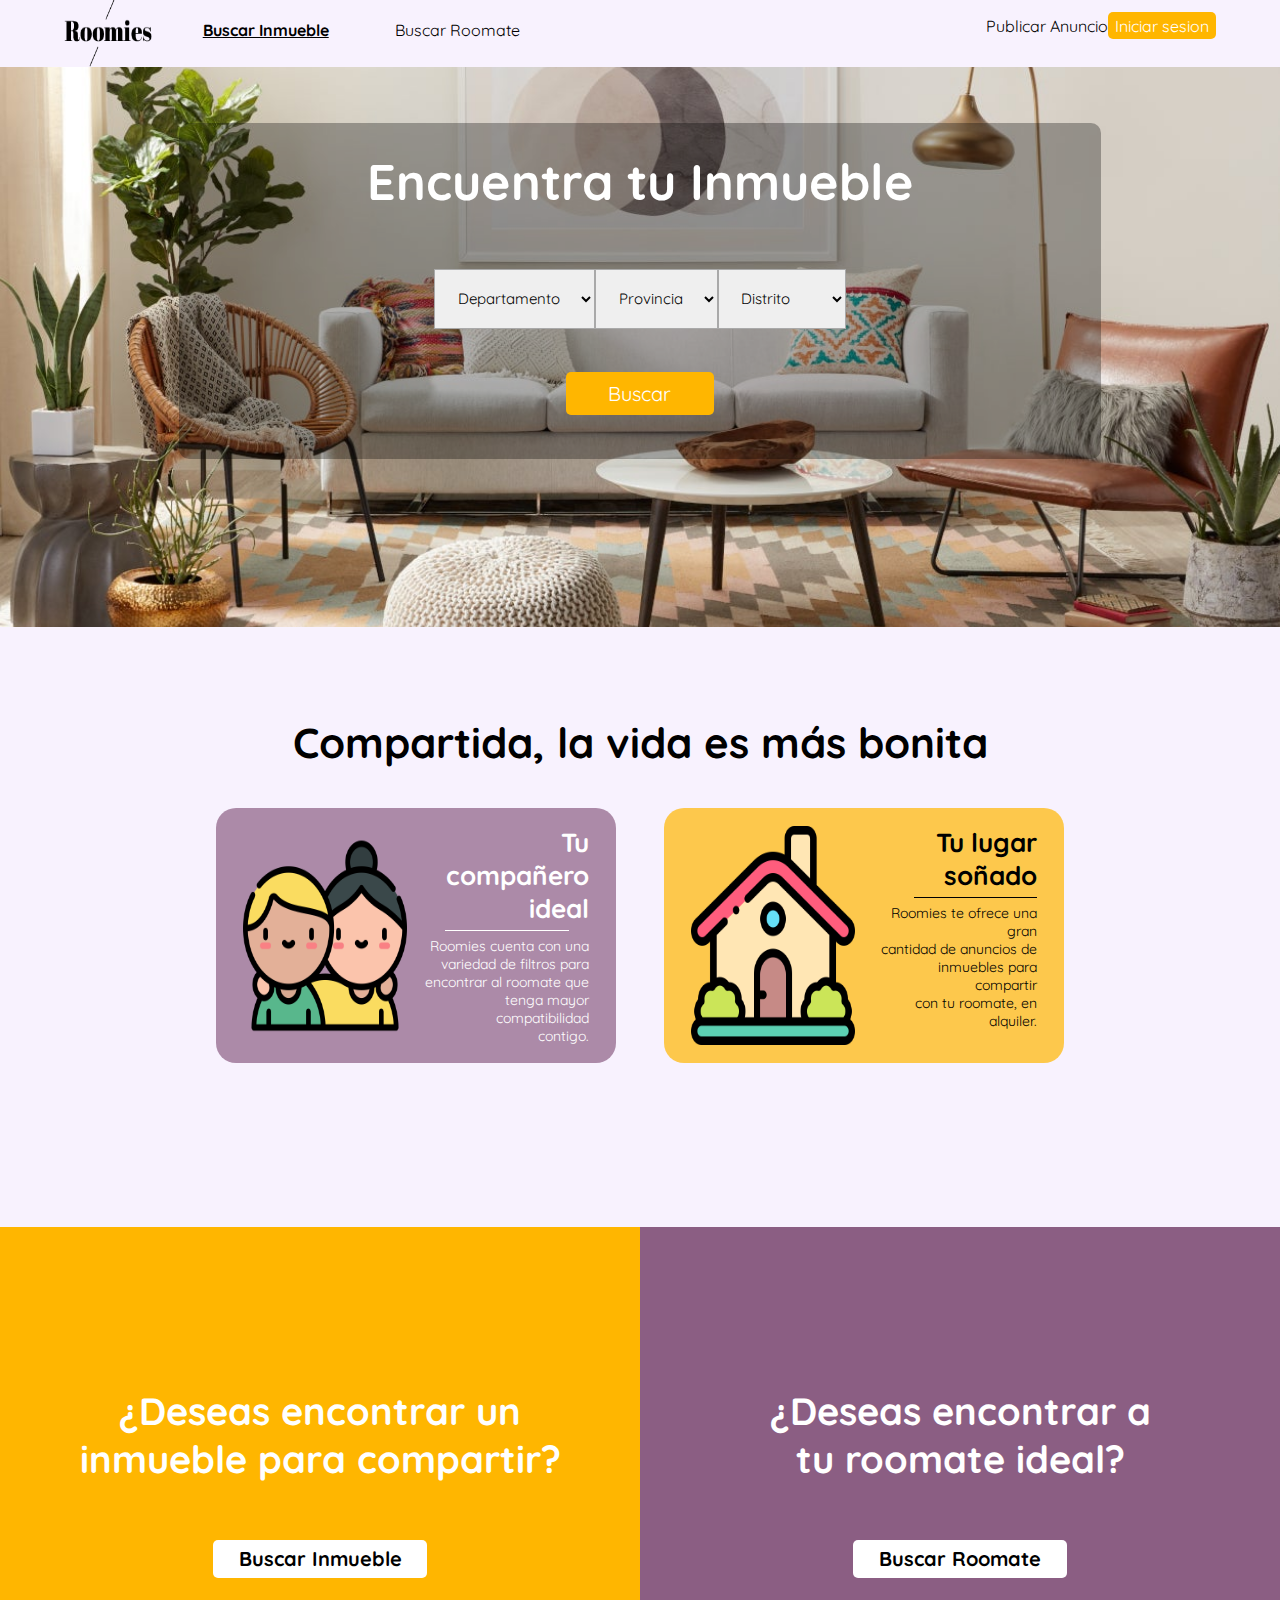
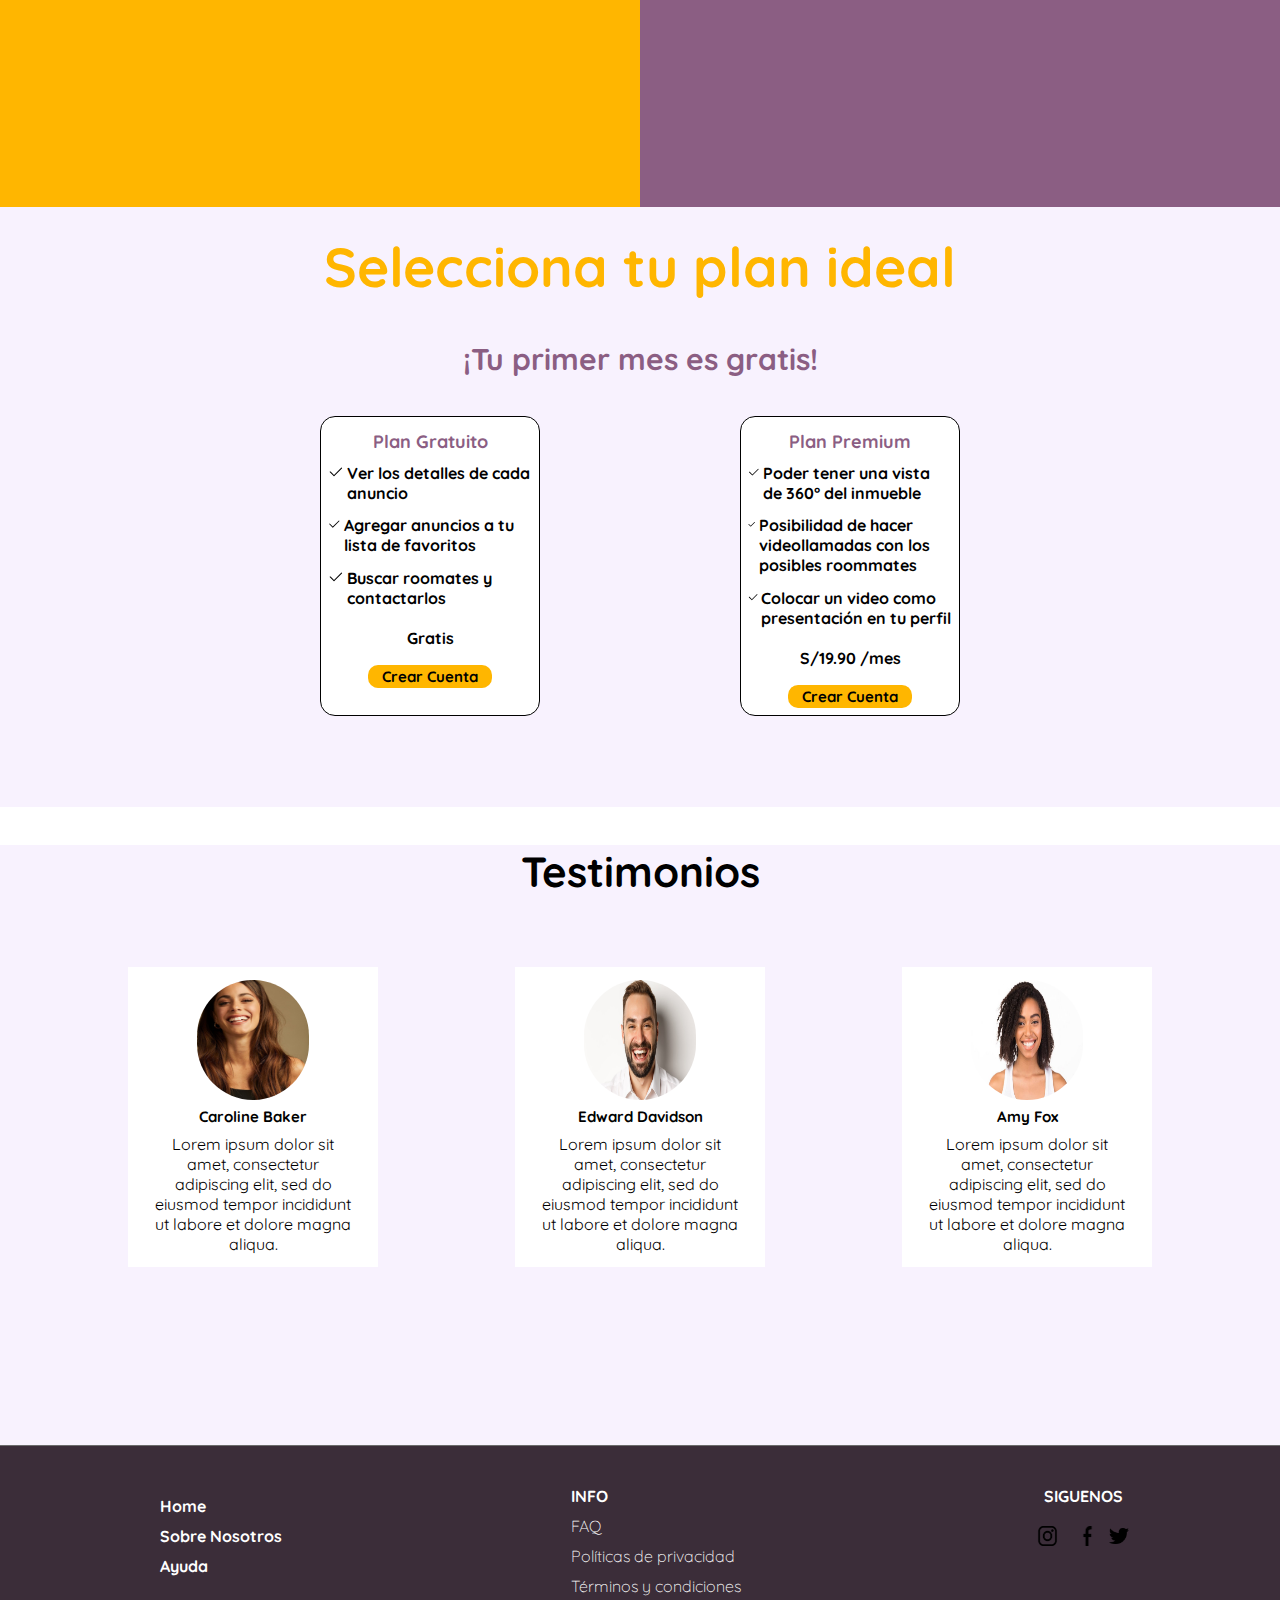
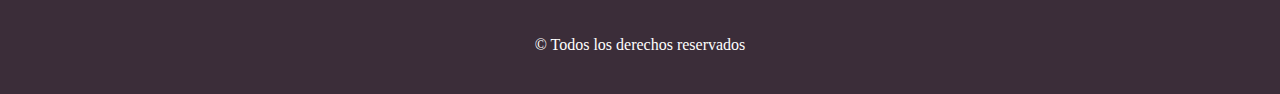
<file: index.html>
<!doctype html>
<html lang="en">
<head>
    <meta charset="UTF-8">
    <meta name="viewport"
          content="width=device-width, user-scalable=no, initial-scale=1.0, maximum-scale=1.0, minimum-scale=1.0">
    <meta http-equiv="X-UA-Compatible" content="ie=edge">
    <link rel="preconnect" href="https://fonts.gstatic.com">
    <link href="https://fonts.googleapis.com/css2?family=Quicksand:wght@300&display=swap" rel="stylesheet">
    <link rel="stylesheet" href="css/index.css">
    <title>Roomies</title>
</head>
<body>
    <header>
        <div class="contenedor">
            <div class="uppart">
                <div id="rightSpaceLogo">
                    <div>
                        <img src="img/Logo.png" alt="" width="100%" height="100%">
                    </div>
                    <div id="rightTextUp">
                        <a href="#" id="selectedPage">Buscar Inmueble</a>
                        <a href="Roommates.html">Buscar Roomate</a>
                    </div>
                </div>
                <div id="leftTextUp">
                    <a href="Advertise.html">Publicar Anuncio</a>
                    <a href="https://roomiesopensource.web.app/log-in" id="LogIn">Iniciar sesion</a>
                </div>
            </div>
        </div>
    </header>

    <section class="banner">
        <div class="contenedor">
            <div class="space"></div>
            <div class="centerBanner">
                <h1>Encuentra tu Inmueble</h1>
                <div>
                    <form>
                        <select>
                            <option value>Departamento</option>
                        </select>
                        <select>
                            <option value>Provincia</option>
                            <option >Lima</option>
                            <option >Arequipa</option>
                            <option >Ica</option>
                        </select>
                        <select>
                            <option value>Distrito</option>
                            <option >Lima</option>
                            <option >Miraflores</option>
                            <option >Surco</option>
                        </select>
                    </form>
                </div>
                <a href="https://roomiesopensource.web.app/search-property">Buscar</a>
            </div>
        </div>
    </section>

    <section class="widgets">
        <div class="contenedor">
            <h1>Compartida, la vida es más bonita</h1>
            <div>
                <div id="leftWidget" >
                    <div class="imgWidget" align="left">
                        <img src="img/friends.png" alt="" width="100%" height="100%">
                    </div>
                    <div >
                        <h1>Tu compañero ideal</h1>
                        <div class="subrayado"></div>
                        <p>Roomies cuenta con una <br>
                            variedad de filtros para <br>
                            encontrar al roomate que tenga mayor compatibilidad <br>
                            contigo.</p>
                    </div>
                </div>
                <div id="rightWidget">
                    <div class="imgWidget">
                        <img src="img/home.png" alt="" width="100%" height="100%">
                    </div>
                    <div>
                        <h1>Tu lugar soñado</h1>
                        <div class="subrayado"></div>
                        <p>Roomies te ofrece una gran <br>
                            cantidad de anuncios de <br>
                            inmuebles para compartir <br>
                            con tu roomate, en alquiler.</p>
                    </div>
                </div>
            </div>
        </div>
    </section>

    <section class="searchbutton">
        <div class="contenedor">
            <div id="leftButton">
                <div>
                    <h1>¿Deseas encontrar un <br>
                        inmueble para compartir?</h1>
                    <a href="#">Buscar Inmueble</a>
                </div>
            </div>
            <div id="rightButton">
                <div>
                    <h1>¿Deseas encontrar a <br>
                        tu roomate ideal?</h1>
                    <a href="Roommates.html">Buscar Roomate</a>
                </div>
            </div>
        </div>
    </section>

    <section class="plans">
        <div class="contenedor">
            <div>
                <h1>Selecciona tu plan ideal</h1>
                <p>¡Tu primer mes es gratis!</p>
            </div>
            <div id="typeplans">
                <div>
                    <p>Plan Gratuito</p>
                    <div>
                        <div>
                            <svg xmlns="http://www.w3.org/2000/svg" width="23" height="23" fill="currentColor" class="bi bi-check2" viewBox="0 0 16 16">
                                <path d="M13.854 3.646a.5.5 0 0 1 0 .708l-7 7a.5.5 0 0 1-.708 0l-3.5-3.5a.5.5 0 1 1 .708-.708L6.5 10.293l6.646-6.647a.5.5 0 0 1 .708 0z"/>
                            </svg>
                            <p>Ver los detalles de cada anuncio</p>
                        </div>
                        <div>
                            <svg xmlns="http://www.w3.org/2000/svg" width="23" height="23" fill="currentColor" class="bi bi-check2" viewBox="0 0 16 16">
                                <path d="M13.854 3.646a.5.5 0 0 1 0 .708l-7 7a.5.5 0 0 1-.708 0l-3.5-3.5a.5.5 0 1 1 .708-.708L6.5 10.293l6.646-6.647a.5.5 0 0 1 .708 0z"/>
                            </svg>
                            <p>Agregar anuncios a tu lista de favoritos</p>
                        </div>
                        <div>
                            <svg xmlns="http://www.w3.org/2000/svg" width="23" height="23" fill="currentColor" class="bi bi-check2" viewBox="0 0 16 16">
                                <path d="M13.854 3.646a.5.5 0 0 1 0 .708l-7 7a.5.5 0 0 1-.708 0l-3.5-3.5a.5.5 0 1 1 .708-.708L6.5 10.293l6.646-6.647a.5.5 0 0 1 .708 0z"/>
                            </svg>
                            <p>Buscar roomates y contactarlos</p>
                        </div>
                        <p>Gratis</p>
                    </div>
                    <a href="https://roomiesopensource.web.app/register">Crear Cuenta</a>
                </div>
                <div>
                    <p>Plan Premium</p>
                    <div>
                        <div>
                            <svg xmlns="http://www.w3.org/2000/svg" width="23" height="23" fill="currentColor" class="bi bi-check2" viewBox="0 0 16 16">
                                <path d="M13.854 3.646a.5.5 0 0 1 0 .708l-7 7a.5.5 0 0 1-.708 0l-3.5-3.5a.5.5 0 1 1 .708-.708L6.5 10.293l6.646-6.647a.5.5 0 0 1 .708 0z"/>
                            </svg>
                            <p>Poder tener una vista de 360° del inmueble</p>
                        </div>
                        <div>
                            <svg xmlns="http://www.w3.org/2000/svg" width="23" height="23" fill="currentColor" class="bi bi-check2" viewBox="0 0 16 16">
                                <path d="M13.854 3.646a.5.5 0 0 1 0 .708l-7 7a.5.5 0 0 1-.708 0l-3.5-3.5a.5.5 0 1 1 .708-.708L6.5 10.293l6.646-6.647a.5.5 0 0 1 .708 0z"/>
                            </svg>
                            <p>Posibilidad de hacer videollamadas con los posibles roommates</p>
                        </div>
                        <div>
                            <svg xmlns="http://www.w3.org/2000/svg" width="23" height="23" fill="currentColor" class="bi bi-check2" viewBox="0 0 16 16">
                                <path d="M13.854 3.646a.5.5 0 0 1 0 .708l-7 7a.5.5 0 0 1-.708 0l-3.5-3.5a.5.5 0 1 1 .708-.708L6.5 10.293l6.646-6.647a.5.5 0 0 1 .708 0z"/>
                            </svg>
                            <p>Colocar un video como presentación en tu perfil</p>
                        </div>
                        <p>S/19.90 /mes</p>
                    </div>
                    <a href="https://roomiesopensource.web.app/register">Crear Cuenta</a>
                </div>
            </div>
        </div>
    </section>

    <section class="testimony">
        <div class="contenedor">
            <h1>Testimonios</h1>
            <div>
            <div class="testimonyWidget">
                <img src="img/testimony1.jpg" alt="" width="45%" height="40%" >
                <h6>Caroline Baker</h6>
                <p>Lorem ipsum dolor sit amet, consectetur adipiscing elit, sed do eiusmod tempor incididunt ut labore et dolore magna aliqua.</p>
            </div>
            <div class="testimonyWidget">
                <img src="img/testimony2.jpg" alt="" width="45%" height="40%" >
                <h6>Edward Davidson</h6>
                <p>Lorem ipsum dolor sit amet, consectetur adipiscing elit, sed do eiusmod tempor incididunt ut labore et dolore magna aliqua.</p>
            </div>
            <div class="testimonyWidget">
                <img src="img/testimony3.jpg" alt="" width="45%" height="40%" >
                <h6>Amy Fox</h6>
                <p>Lorem ipsum dolor sit amet, consectetur adipiscing elit, sed do eiusmod tempor incididunt ut labore et dolore magna aliqua.</p>
            </div>
            </div>
        </div>
    </section>

    <footer>
        <div class="top_footer"></div>
        <div class="contenedor">
            <div class="center_footer">
                <div class="div-seccion-footer">
                    <a class="p-titulo-footer" href="index.html">Home</a>
                    <a class="p-titulo-footer" href="#">Sobre Nosotros</a>
                    <a class="p-titulo-footer" href="#">Ayuda</a>
                </div>
                <div class="div-seccion-footer">
                    <p class="p-titulo-footer">INFO</p>
                    <a class="p-cont-footer" href="#">FAQ</a>
                    <a class="p-cont-footer" href="#">Políticas de privacidad</a>
                    <a class="p-cont-footer" href="#">Términos y condiciones</a>
                </div>
                <div class="div-seccion-footer">
                    <p class="follow">SIGUENOS</p>
                    <div>
                        <a href="https://www.instagram.com/"><img src="img/Footer/instagram.png" alt="" width="35" height="20"></a>
                        <a href="https://www.facebook.com/"><img src="img/Footer/facebook.png" alt="" width="35" height="20"></a>
                        <a href="https://www.twitter.com/"><img src="img/Footer/twitter.png" alt="" width="20" height="20"></a>
                    </div>
                </div>
            </div>
        </div>
        <div class="bottom_footer">
            <p>&copy; Todos los derechos reservados</p>
        </div>
    </footer>

</body>
</html>
</file>
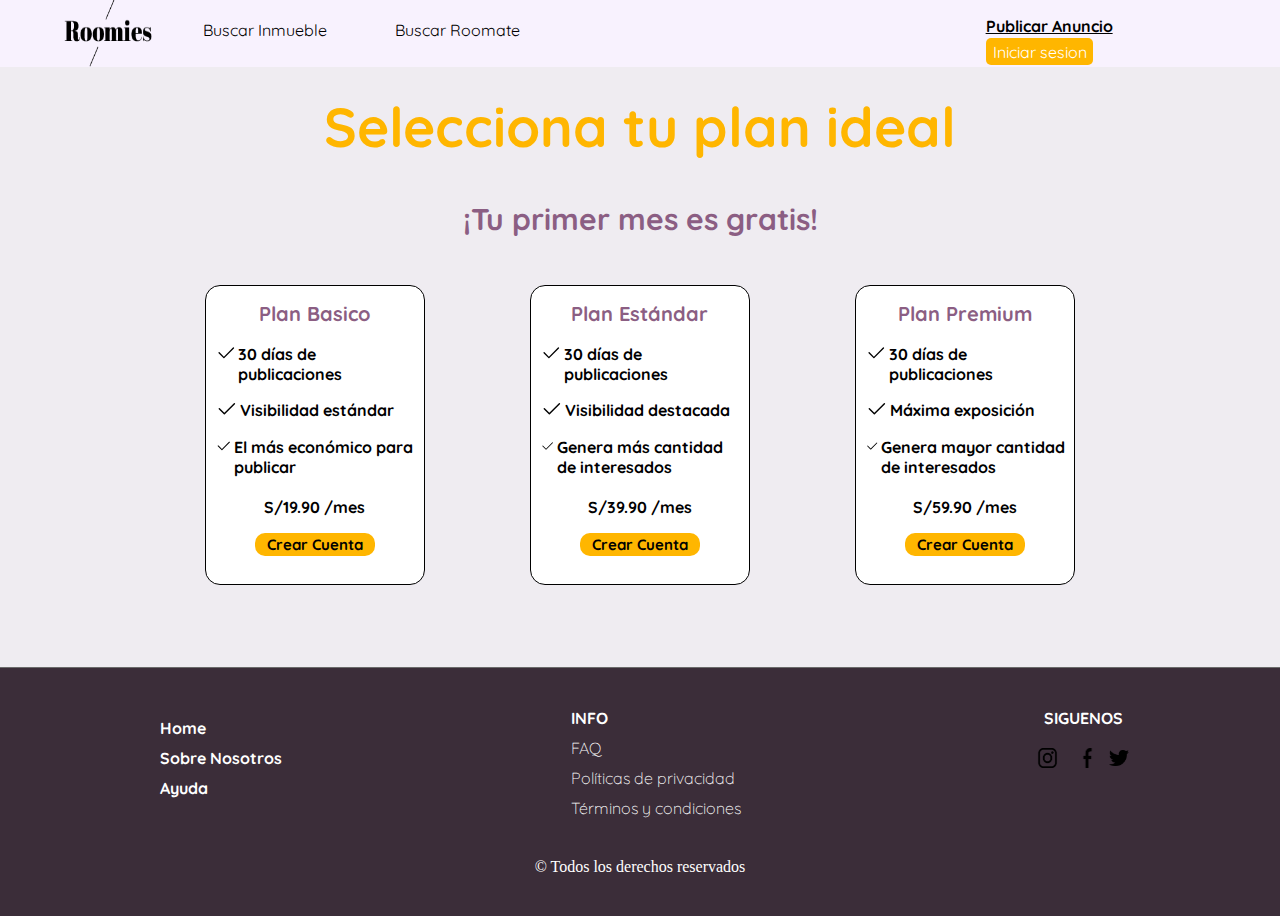
<file: Advertise.html>
<!doctype html>
<html lang="en">
<head>
  <meta charset="UTF-8">
  <meta name="viewport"
        content="width=device-width, user-scalable=no, initial-scale=1.0, maximum-scale=1.0, minimum-scale=1.0">
  <meta http-equiv="X-UA-Compatible" content="ie=edge">
  <link rel="preconnect" href="https://fonts.gstatic.com">
  <link href="https://fonts.googleapis.com/css2?family=Quicksand:wght@300&display=swap" rel="stylesheet">
  <link rel="stylesheet" href="css/Advertise.css">
  <title>Roomies</title>
</head>
<body>
<header>
  <div class="contenedor">
    <div class="uppart">
      <div id="rightSpaceLogo">
        <div>
          <img src="img/Logo.png" alt="" width="100%" height="100%">
        </div>
        <div id="rightTextUp">
          <a href="index.html" >Buscar Inmueble</a>
          <a href="Roommates.html" >Buscar Roomate</a>
        </div>
      </div>
      <div id="leftTextUp">
        <a href="#" id="selectedPage">Publicar Anuncio</a>
        <a href="https://roomiesopensource.web.app/log-in" id="LogIn">Iniciar sesion</a>
      </div>
    </div>
  </div>
</header>

<section class="plans">
  <div class="contenedor">
    <div id="titlePlans">
      <h1>Selecciona tu plan ideal</h1>
      <p>¡Tu primer mes es gratis!</p>
    </div>
    <div id="typeplans">
      <div>
        <p>Plan Basico</p>
        <div>
          <div>
            <svg xmlns="http://www.w3.org/2000/svg" width="23" height="23" fill="currentColor" class="bi bi-check2" viewBox="0 0 16 16">
              <path d="M13.854 3.646a.5.5 0 0 1 0 .708l-7 7a.5.5 0 0 1-.708 0l-3.5-3.5a.5.5 0 1 1 .708-.708L6.5 10.293l6.646-6.647a.5.5 0 0 1 .708 0z"/>
            </svg>
            <p>30 días de publicaciones</p>
          </div>
          <div>
            <svg xmlns="http://www.w3.org/2000/svg" width="23" height="23" fill="currentColor" class="bi bi-check2" viewBox="0 0 16 16">
              <path d="M13.854 3.646a.5.5 0 0 1 0 .708l-7 7a.5.5 0 0 1-.708 0l-3.5-3.5a.5.5 0 1 1 .708-.708L6.5 10.293l6.646-6.647a.5.5 0 0 1 .708 0z"/>
            </svg>
            <p>Visibilidad estándar</p>
          </div>
          <div>
            <svg xmlns="http://www.w3.org/2000/svg" width="23" height="23" fill="currentColor" class="bi bi-check2" viewBox="0 0 16 16">
              <path d="M13.854 3.646a.5.5 0 0 1 0 .708l-7 7a.5.5 0 0 1-.708 0l-3.5-3.5a.5.5 0 1 1 .708-.708L6.5 10.293l6.646-6.647a.5.5 0 0 1 .708 0z"/>
            </svg>
            <p>El más económico para publicar</p>
          </div>
          <p>S/19.90 /mes</p>
        </div>
        <a href="https://roomiesopensource.web.app/register">Crear Cuenta</a>
      </div>
      <div>
        <p>Plan Estándar</p>
        <div>
          <div>
            <svg xmlns="http://www.w3.org/2000/svg" width="23" height="23" fill="currentColor" class="bi bi-check2" viewBox="0 0 16 16">
              <path d="M13.854 3.646a.5.5 0 0 1 0 .708l-7 7a.5.5 0 0 1-.708 0l-3.5-3.5a.5.5 0 1 1 .708-.708L6.5 10.293l6.646-6.647a.5.5 0 0 1 .708 0z"/>
            </svg>
            <p>30 días de publicaciones</p>
          </div>
          <div>
            <svg xmlns="http://www.w3.org/2000/svg" width="23" height="23" fill="currentColor" class="bi bi-check2" viewBox="0 0 16 16">
              <path d="M13.854 3.646a.5.5 0 0 1 0 .708l-7 7a.5.5 0 0 1-.708 0l-3.5-3.5a.5.5 0 1 1 .708-.708L6.5 10.293l6.646-6.647a.5.5 0 0 1 .708 0z"/>
            </svg>
            <p>Visibilidad destacada</p>
          </div>
          <div>
            <svg xmlns="http://www.w3.org/2000/svg" width="23" height="23" fill="currentColor" class="bi bi-check2" viewBox="0 0 16 16">
              <path d="M13.854 3.646a.5.5 0 0 1 0 .708l-7 7a.5.5 0 0 1-.708 0l-3.5-3.5a.5.5 0 1 1 .708-.708L6.5 10.293l6.646-6.647a.5.5 0 0 1 .708 0z"/>
            </svg>
            <p>Genera más cantidad de interesados</p>
          </div>
          <p>S/39.90 /mes</p>
        </div>
        <a href="https://roomiesopensource.web.app/register">Crear Cuenta</a>
      </div>
      <div>
        <p>Plan Premium</p>
        <div>
          <div>
            <svg xmlns="http://www.w3.org/2000/svg" width="23" height="23" fill="currentColor" class="bi bi-check2" viewBox="0 0 16 16">
              <path d="M13.854 3.646a.5.5 0 0 1 0 .708l-7 7a.5.5 0 0 1-.708 0l-3.5-3.5a.5.5 0 1 1 .708-.708L6.5 10.293l6.646-6.647a.5.5 0 0 1 .708 0z"/>
            </svg>
            <p>30 días de publicaciones</p>
          </div>
          <div>
            <svg xmlns="http://www.w3.org/2000/svg" width="23" height="23" fill="currentColor" class="bi bi-check2" viewBox="0 0 16 16">
              <path d="M13.854 3.646a.5.5 0 0 1 0 .708l-7 7a.5.5 0 0 1-.708 0l-3.5-3.5a.5.5 0 1 1 .708-.708L6.5 10.293l6.646-6.647a.5.5 0 0 1 .708 0z"/>
            </svg>
            <p>Máxima exposición</p>
          </div>
          <div>
            <svg xmlns="http://www.w3.org/2000/svg" width="23" height="23" fill="currentColor" class="bi bi-check2" viewBox="0 0 16 16">
              <path d="M13.854 3.646a.5.5 0 0 1 0 .708l-7 7a.5.5 0 0 1-.708 0l-3.5-3.5a.5.5 0 1 1 .708-.708L6.5 10.293l6.646-6.647a.5.5 0 0 1 .708 0z"/>
            </svg>
            <p>Genera mayor cantidad de interesados</p>
          </div>
          <p>S/59.90 /mes</p>
        </div>
        <a href="https://roomiesopensource.web.app/register">Crear Cuenta</a>
      </div>
    </div>
  </div>
</section>

<footer>
  <div class="top_footer"></div>
  <div class="contenedor">
    <div class="center_footer">
      <div class="div-seccion-footer">
        <a class="p-titulo-footer" href="index.html">Home</a>
        <a class="p-titulo-footer" href="#">Sobre Nosotros</a>
        <a class="p-titulo-footer" href="#">Ayuda</a>
      </div>
      <div class="div-seccion-footer">
        <p class="p-titulo-footer">INFO</p>
        <a class="p-cont-footer" href="#">FAQ</a>
        <a class="p-cont-footer" href="#">Políticas de privacidad</a>
        <a class="p-cont-footer" href="#">Términos y condiciones</a>
      </div>
      <div class="div-seccion-footer">
        <p class="follow">SIGUENOS</p>
        <div>
          <a href="https://www.instagram.com/"><img src="img/Footer/instagram.png" alt="" width="35" height="20"></a>
          <a href="https://www.facebook.com/"><img src="img/Footer/facebook.png" alt="" width="35" height="20"></a>
          <a href="https://www.twitter.com/"><img src="img/Footer/twitter.png" alt="" width="20" height="20"></a>
        </div>
      </div>
    </div>
  </div>
  <div class="bottom_footer">
    <p>&copy; Todos los derechos reservados</p>
  </div>
</footer>

</body>
</html>
</file>
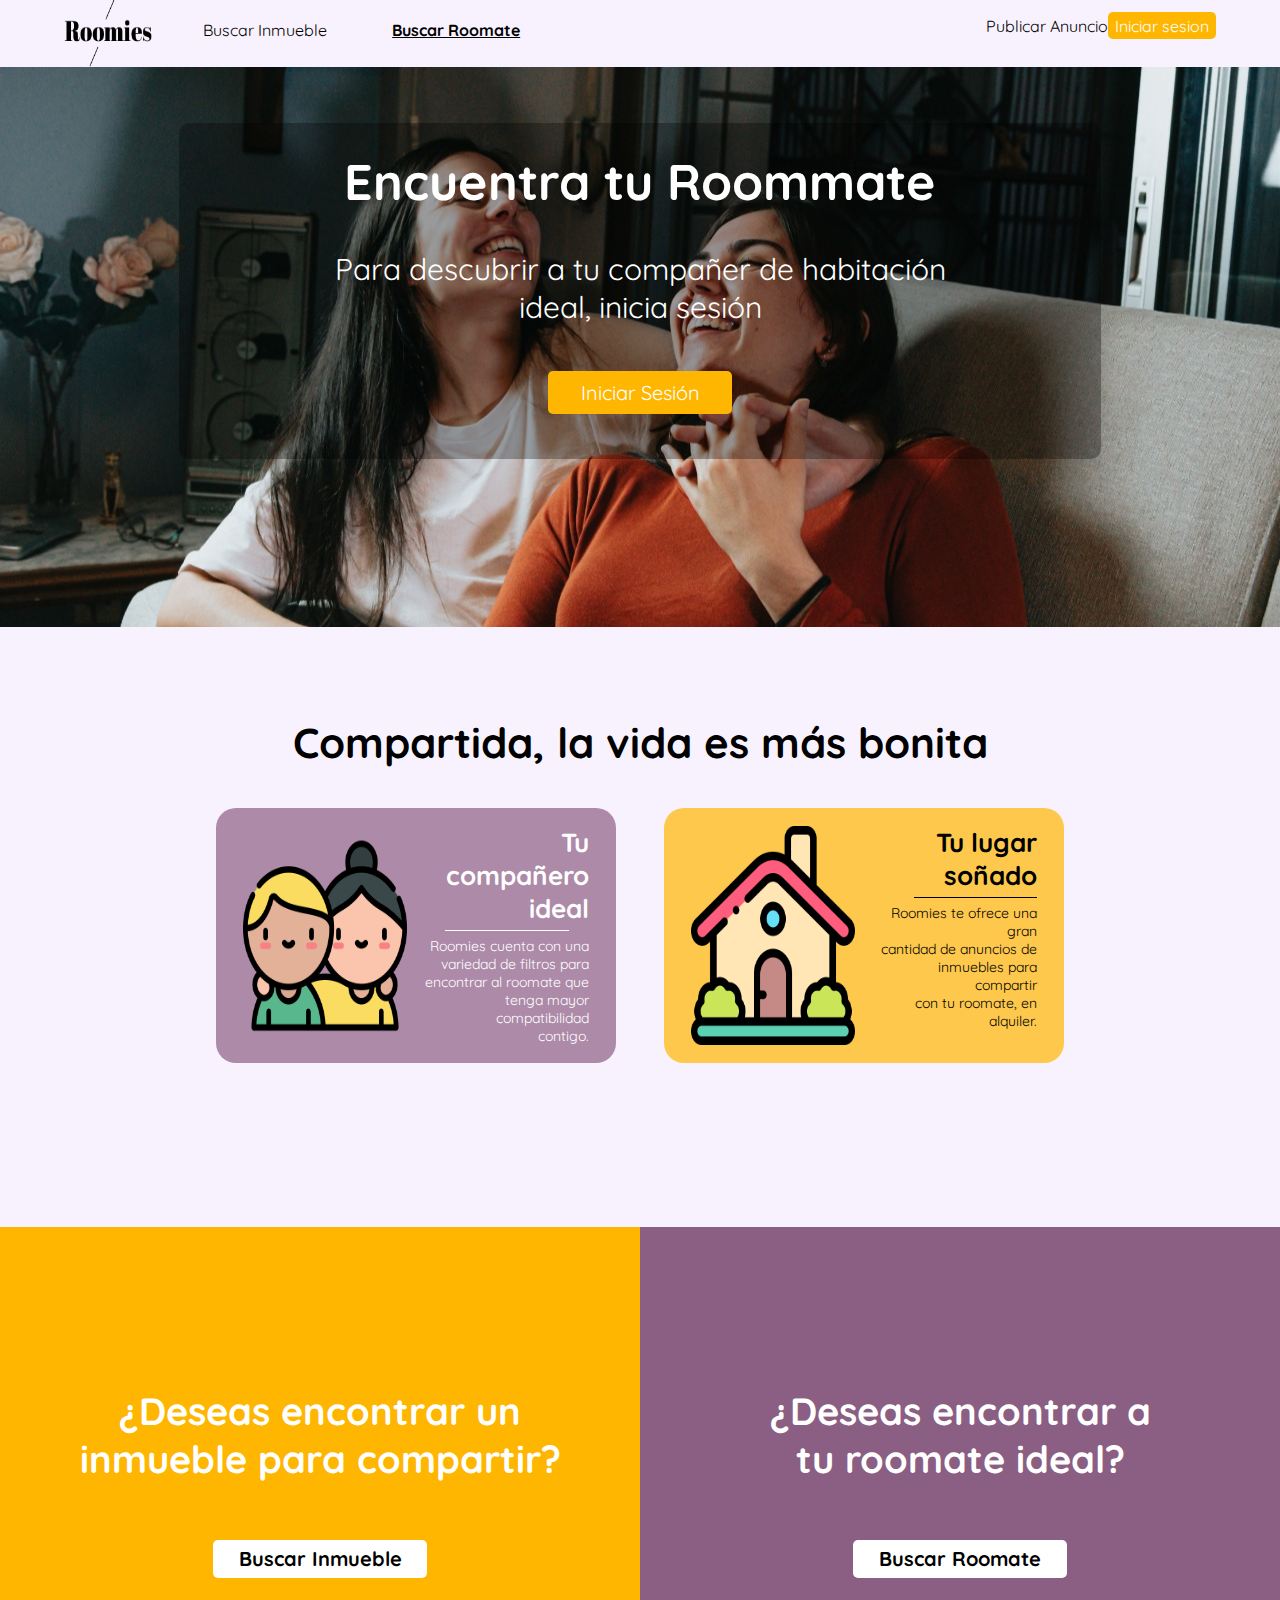
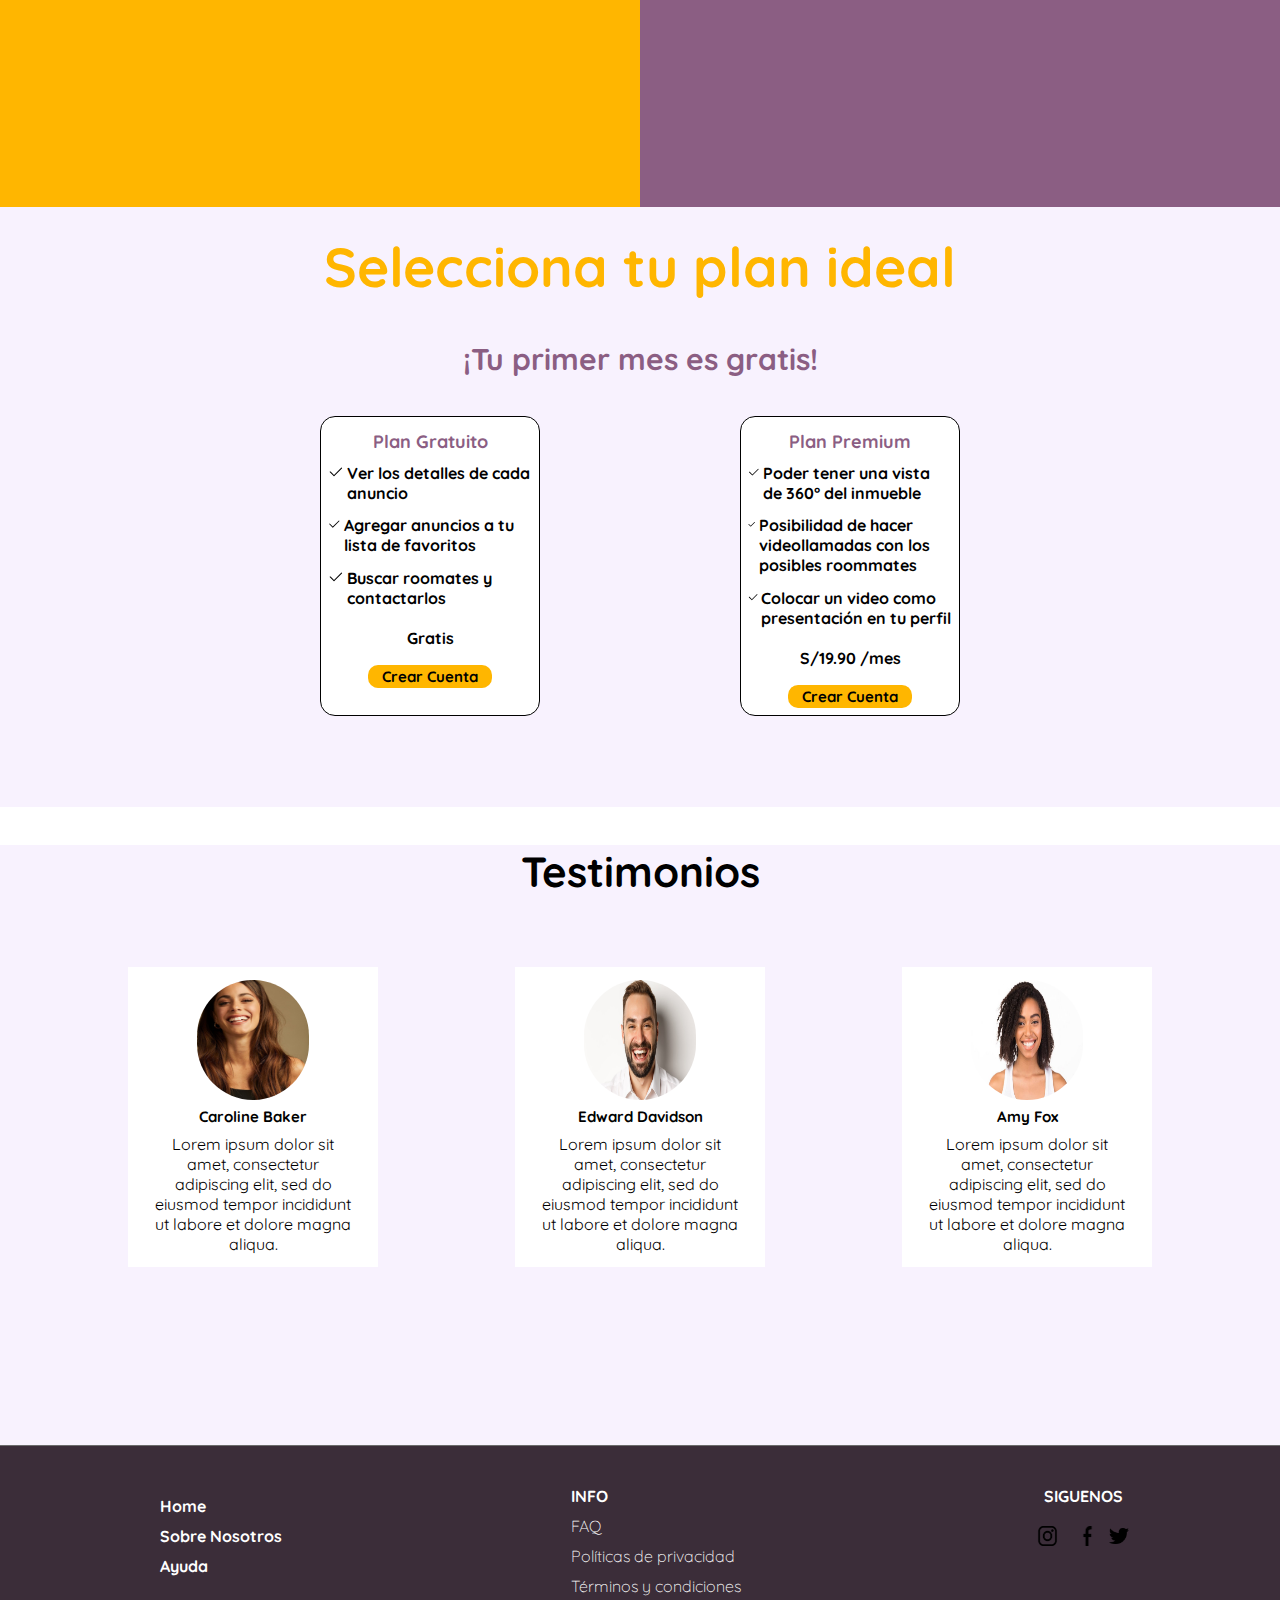
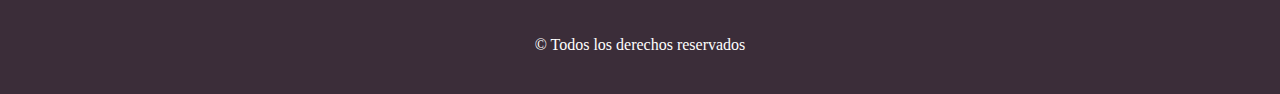
<file: Roommates.html>
<!doctype html>
<html lang="en">
<head>
  <meta charset="UTF-8">
  <meta name="viewport"
        content="width=device-width, user-scalable=no, initial-scale=1.0, maximum-scale=1.0, minimum-scale=1.0">
  <meta http-equiv="X-UA-Compatible" content="ie=edge">
  <link rel="preconnect" href="https://fonts.gstatic.com">
  <link href="https://fonts.googleapis.com/css2?family=Quicksand:wght@300&display=swap" rel="stylesheet">
  <link rel="stylesheet" href="css/Roommates.css">
  <title>Roomies</title>
</head>
<body>
<header>
  <div class="contenedor">
    <div class="uppart">
      <div id="rightSpaceLogo">
        <div>
          <img src="img/Logo.png" alt="" width="100%" height="100%">
        </div>
        <div id="rightTextUp">
          <a href="index.html" >Buscar Inmueble</a>
          <a href="#" id="selectedPage">Buscar Roomate</a>
        </div>
      </div>
      <div id="leftTextUp">
        <a href="Advertise.html">Publicar Anuncio</a>
        <a href="https://roomiesopensource.web.app/log-in" id="LogIn">Iniciar sesion</a>
      </div>
    </div>
  </div>
</header>

<section class="banner">
  <div class="contenedor">
    <div class="space"></div>
    <div class="centerBanner">
      <h1>Encuentra tu Roommate</h1>
      <div>
        <p>Para descubrir a tu compañer de habitación <br>
           ideal, inicia sesión</p>
      </div>
      <a href="https://roomiesopensource.web.app/log-in">Iniciar Sesión</a>
    </div>
  </div>
</section>

<section class="widgets">
  <div class="contenedor">
    <h1>Compartida, la vida es más bonita</h1>
    <div>
      <div id="leftWidget">
        <div class="imgWidget" align="left">
          <img src="img/friends.png" alt="" width="100%" height="100%">
        </div>
        <div >
          <h1>Tu compañero ideal</h1>
          <div class="subrayado"></div>
          <p>Roomies cuenta con una <br>
            variedad de filtros para <br>
            encontrar al roomate que tenga mayor compatibilidad <br>
            contigo.</p>
        </div>
      </div>
      <div id="rightWidget">
        <div class="imgWidget">
          <img src="img/home.png" alt="" width="100%" height="100%">
        </div>
        <div>
          <h1>Tu lugar soñado</h1>
          <div class="subrayado"></div>
          <p>Roomies te ofrece una gran <br>
            cantidad de anuncios de <br>
            inmuebles para compartir <br>
            con tu roomate, en alquiler.</p>
        </div>
      </div>
    </div>
  </div>
</section>

<section class="searchbutton">
  <div class="contenedor">
    <div id="leftButton">
      <div>
        <h1>¿Deseas encontrar un <br>
          inmueble para compartir?</h1>
        <a href="index.html">Buscar Inmueble</a>
      </div>
    </div>
    <div id="rightButton">
      <div>
        <h1>¿Deseas encontrar a <br>
          tu roomate ideal?</h1>
        <a href="#">Buscar Roomate</a>
      </div>
    </div>
  </div>
</section>

<section class="plans">
  <div class="contenedor">
    <div>
      <h1>Selecciona tu plan ideal</h1>
      <p>¡Tu primer mes es gratis!</p>
    </div>
    <div id="typeplans">
      <div>
        <p>Plan Gratuito</p>
        <div>
          <div>
            <svg xmlns="http://www.w3.org/2000/svg" width="23" height="23" fill="currentColor" class="bi bi-check2" viewBox="0 0 16 16">
              <path d="M13.854 3.646a.5.5 0 0 1 0 .708l-7 7a.5.5 0 0 1-.708 0l-3.5-3.5a.5.5 0 1 1 .708-.708L6.5 10.293l6.646-6.647a.5.5 0 0 1 .708 0z"/>
            </svg>
            <p>Ver los detalles de cada anuncio</p>
          </div>
          <div>
            <svg xmlns="http://www.w3.org/2000/svg" width="23" height="23" fill="currentColor" class="bi bi-check2" viewBox="0 0 16 16">
              <path d="M13.854 3.646a.5.5 0 0 1 0 .708l-7 7a.5.5 0 0 1-.708 0l-3.5-3.5a.5.5 0 1 1 .708-.708L6.5 10.293l6.646-6.647a.5.5 0 0 1 .708 0z"/>
            </svg>
            <p>Agregar anuncios a tu lista de favoritos</p>
          </div>
          <div>
            <svg xmlns="http://www.w3.org/2000/svg" width="23" height="23" fill="currentColor" class="bi bi-check2" viewBox="0 0 16 16">
              <path d="M13.854 3.646a.5.5 0 0 1 0 .708l-7 7a.5.5 0 0 1-.708 0l-3.5-3.5a.5.5 0 1 1 .708-.708L6.5 10.293l6.646-6.647a.5.5 0 0 1 .708 0z"/>
            </svg>
            <p>Buscar roomates y contactarlos</p>
          </div>
          <p>Gratis</p>
        </div>
        <a href="https://roomiesopensource.web.app/register">Crear Cuenta</a>
      </div>
      <div>
        <p>Plan Premium</p>
        <div>
          <div>
            <svg xmlns="http://www.w3.org/2000/svg" width="23" height="23" fill="currentColor" class="bi bi-check2" viewBox="0 0 16 16">
              <path d="M13.854 3.646a.5.5 0 0 1 0 .708l-7 7a.5.5 0 0 1-.708 0l-3.5-3.5a.5.5 0 1 1 .708-.708L6.5 10.293l6.646-6.647a.5.5 0 0 1 .708 0z"/>
            </svg>
            <p>Poder tener una vista de 360° del inmueble</p>
          </div>
          <div>
            <svg xmlns="http://www.w3.org/2000/svg" width="23" height="23" fill="currentColor" class="bi bi-check2" viewBox="0 0 16 16">
              <path d="M13.854 3.646a.5.5 0 0 1 0 .708l-7 7a.5.5 0 0 1-.708 0l-3.5-3.5a.5.5 0 1 1 .708-.708L6.5 10.293l6.646-6.647a.5.5 0 0 1 .708 0z"/>
            </svg>
            <p>Posibilidad de hacer videollamadas con los posibles roommates</p>
          </div>
          <div>
            <svg xmlns="http://www.w3.org/2000/svg" width="23" height="23" fill="currentColor" class="bi bi-check2" viewBox="0 0 16 16">
              <path d="M13.854 3.646a.5.5 0 0 1 0 .708l-7 7a.5.5 0 0 1-.708 0l-3.5-3.5a.5.5 0 1 1 .708-.708L6.5 10.293l6.646-6.647a.5.5 0 0 1 .708 0z"/>
            </svg>
            <p>Colocar un video como presentación en tu perfil</p>
          </div>
          <p>S/19.90 /mes</p>
        </div>
        <a href="https://roomiesopensource.web.app/register">Crear Cuenta</a>
      </div>
    </div>
  </div>
</section>

<section class="testimony">
  <div class="contenedor">
    <h1>Testimonios</h1>
    <div>
      <div class="testimonyWidget">
        <img src="img/testimony1.jpg" alt="" width="45%" height="40%" >
        <h6>Caroline Baker</h6>
        <p>Lorem ipsum dolor sit amet, consectetur adipiscing elit, sed do eiusmod tempor incididunt ut labore et dolore magna aliqua.</p>
      </div>
      <div class="testimonyWidget">
        <img src="img/testimony2.jpg" alt="" width="45%" height="40%" >
        <h6>Edward Davidson</h6>
        <p>Lorem ipsum dolor sit amet, consectetur adipiscing elit, sed do eiusmod tempor incididunt ut labore et dolore magna aliqua.</p>
      </div>
      <div class="testimonyWidget">
        <img src="img/testimony3.jpg" alt="" width="45%" height="40%" >
        <h6>Amy Fox</h6>
        <p>Lorem ipsum dolor sit amet, consectetur adipiscing elit, sed do eiusmod tempor incididunt ut labore et dolore magna aliqua.</p>
      </div>
    </div>
  </div>
</section>

<footer>
  <div class="top_footer"></div>
  <div class="contenedor">
    <div class="center_footer">
      <div class="div-seccion-footer">
        <a class="p-titulo-footer" href="index.html">Home</a>
        <a class="p-titulo-footer" href="#">Sobre Nosotros</a>
        <a class="p-titulo-footer" href="#">Ayuda</a>
      </div>
      <div class="div-seccion-footer">
        <p class="p-titulo-footer">INFO</p>
        <a class="p-cont-footer" href="#">FAQ</a>
        <a class="p-cont-footer" href="#">Políticas de privacidad</a>
        <a class="p-cont-footer" href="#">Términos y condiciones</a>
      </div>
      <div class="div-seccion-footer">
        <p class="follow">SIGUENOS</p>
        <div>
          <a href="https://www.instagram.com/"><img src="img/Footer/instagram.png" alt="" width="35" height="20"></a>
          <a href="https://www.facebook.com/"><img src="img/Footer/facebook.png" alt="" width="35" height="20"></a>
          <a href="https://www.twitter.com/"><img src="img/Footer/twitter.png" alt="" width="20" height="20"></a>
        </div>
      </div>
    </div>
  </div>
  <div class="bottom_footer">
    <p>&copy; Todos los derechos reservados</p>
  </div>
</footer>

</body>
</html>
</file>
<file: css/index.css>
a{
    text-decoration: none;
    font-family: 'Quicksand', sans-serif;
}

*{
    box-sizing: border-box;
    margin: 0;
    padding: 0;
}

@media screen and (max-width:950px) {
    #leftButton, #rightButton{
        width:100%;
        height: 50%;
        display: flex;
        flex-direction: column;
    }
    .searchbutton>.contenedor>div>div{
        margin-top: 5%;
    }
    .widgets{
        height: 700px;
    }
    .widgets>.contenedor>div{
        display: flex;
        flex-direction: column;
        justify-content: space-between;
        margin: auto;
        height: 80%;
    }
    .widgets>.contenedor>div>div{
        margin: auto;
    }
    .plans{
        height: 800px;
    }
    #titlePlans{
        height: 20%;
    }
    #typeplans {
        display: flex;
        flex-direction: column;
        justify-content: space-between;
        height: 80%;
    }
    #typeplans>div{
        margin: auto;
    }
    .testimony{
        height: 1100px;
    }
    .testimony>.contenedor>div{
        display: flex;
        flex-direction: column;
        justify-content: space-between;
        margin: auto;
        height: 70%;
    }
    .testimony>.contenedor>div>div{
        margin: auto;
    }
}

/*Cabecera*/

header{
    top: 0;
    right: 0;
    width: 100%;
    background-color: #F8F2FE;
}

header>.contenedor{
    width: 100%;
    max-width: 90%;
    margin: auto;
}

#selectedPage{
    font-weight: bolder;
    text-decoration: underline black;
}

.uppart{
    display: flex;
    justify-content: space-between;
    flex-direction: row;
    flex-wrap: wrap;
}

.uppart>div>div>a{
    color: black;
    text-align: center;
    padding-top: 3%
}

#rightTextUp{
    display: flex;
    height: 80%;
    width: 80%;
    margin-left: 10%;
    margin-right: 10%;
    flex-direction: row;
    justify-content: space-between;
    flex-wrap: wrap;
    margin-top: 2%;
}

#rightSpaceLogo{
    width: 44%;
    display: flex;
    flex-direction: row;
}

.uppart>div>a{
    color: black;
    text-align: center;
    padding-top: 2%
}

#leftTextUp{
    display: flex;
    width: 20%;
    flex-direction: row;
    justify-content: space-between;
    margin-top: 1%;
    flex-wrap: wrap;
}

#LogIn{
    padding: 2% 3%;
    color: white;
    height: 50%;
    background-color: #FFB600;
    border-radius: 5px;
}


/*Fin de cabecera*/
/*Inicio Banner*/
.banner{
    width: 100%;
    height: 560px;
    background-image: url("../img/Fondo.jpg");
    background-position: center;
    background-size: cover;
}

.banner>.contenedor{
    height: 100%;
    width: 100%;
    max-width: 90%;
    margin: auto;
}

.space{
    height: 10%;
}

.centerBanner{
    max-width: 80%;
    align-content: center;
    text-align: center;
    margin-left: auto;
    margin-right: auto;
    display: flex;
    flex-direction: column;
    background-color: rgba(0,0,0,0.3);
    position: center;
    border-radius: 10px;
    height: 60%;
}

.centerBanner>h1{
    font-size: 50px;
    color: white;
    margin-bottom: 6%;
    margin-top: 3%;
    font-family: 'Quicksand', sans-serif;
}

.centerBanner>div>form{
    display: flex;
    flex-direction: row;
    justify-content: center;
}

.centerBanner>div>form>select{
    padding: 2% 2%;
    margin-left: 0;
    font-size: 15px;
    border-color: darkgray;
    font-family: 'Quicksand', sans-serif;
    display: flex;
    flex-direction: row;
    flex-wrap: wrap;
}

.centerBanner>a{
    padding: 1% 3%;
    width: 16%;
    color: white;
    font-size: 20px;
    background-color: #FFB600;
    align-content: center;
    border-radius: 5px;
    margin: auto;
}

/*Fin Banner*/
/*Inicio Search button*/
.searchbutton{
    width: 100%;
    height: 580px;
}

.searchbutton>.contenedor{
    width: 100%;
    height: 100%;
    margin: auto;
}

.searchbutton>.contenedor>div>div{
    text-align: center;
}

.searchbutton>.contenedor>div>div>h1{
    color: white;
    font-weight: bold;
    font-size: 38px;
    margin-bottom: 10%;
    font-family: 'Quicksand', sans-serif;
}

.searchbutton>.contenedor>div>div>a{
    background-color: white;
    padding: 1% 4%;
    text-align: center;
    font-weight: bold;
    border-radius: 5px;
    font-size: 20px;
    font-family: 'Quicksand', sans-serif;
    text-decoration: none;
    color: black;
}

@media screen and (min-width:950px) {
    #leftButton, #rightButton
    {
        height: 100%;
        width: 50%;}
    .searchbutton>.contenedor{
        display: flex;
        flex-direction: row;
    }
    .searchbutton>.contenedor>div>div{
        margin-top: 25%;
    }
    .widgets{
        height: 600px;
    }
    .widgets>.contenedor>div{
        display: flex;
        flex-direction: row;
        justify-content: space-between;
        width: 70%;
        margin-left: auto;
        margin-right: auto;
    }
    .widgets>.contenedor>div>div{
        height: 100%;
        margin: auto;
    }
    .plans{
        height: 600px;
    }
    #titlePlans{
        height: 30%;
        margin-bottom: 3%;
    }
    #typeplans {
        display: flex;
        height: 67%;
        flex-direction: row;
        justify-content: space-between;
        width: 50%;
    }
    .testimony{
        height: 600px;
    }
    .testimony>.contenedor>div{
        display: flex;
        flex-direction: row;
        justify-content: space-between;
        margin: auto;
    }
}

#leftButton{
    background-color: rgba(255,182,0,1);
}

#rightButton{
    background-color: #8B5E83;
}

/*Fin Search button*/
/*Inicio Widgets*/
.widgets{
    width: 100%;
    background-color: #F8F2FE;
}

.widgets>.contenedor{
    width: 100%;
    height: 100%;
    margin: auto;
    display: flex;
    flex-direction: column;
}

.widgets>.contenedor>h1{
    text-align: center;
    font-weight: bold;
    font-size: 42px;
    font-family: 'Quicksand', sans-serif;
    margin-top: 7%;
    margin-bottom: 3%;
}

.widgets>.contenedor>div>div{
    width: 400px;
    display: flex;
    padding: 2% 3%;
    flex-direction: row;
    border-radius: 20px;
}

.widgets>.contenedor>div>div>div{
    width: 50%;
    text-align: right;
    color: white;
    font-size: 13px;
    font-family: 'Quicksand', sans-serif;
}

.widgets>.contenedor>div>div>div>p{
    font-size: 14px;
    margin-top: 4%;
    text-align: right;
    color: white;
    font-family: 'Quicksand', sans-serif;
}

#rightWidget{
    background-color: rgba(255,182,0,0.7);
    justify-content: space-between;
}

#rightWidget>div{
    color: black;
}

#rightWidget>div>p{
    color: black;
}

#rightWidget>div>.subrayado{
    border-bottom: 1px solid black;
    width: 75%;
    margin-left: 25%;
    margin-top: 3%;
}

#leftWidget{
    background-color: rgba(139,94,131,0.7);
}

.imgWidget{
    text-align: right;
    margin-right: 5%;
}

.subrayado{
    border-bottom: 1px solid white;
    width: 75%;
    margin-left: 12.5%;
    margin-top: 3%;
}

/*Fin Widgets*/
/*Inicio Plans*/
.plans{
    width: 100%;
    background-color:#F8F2FE;
}
.plans>.contenedor{
    width: 100%;
    height: 100%;
    flex-direction: column;
}

.plans>.contenedor>div{
    display: flex;
    flex-direction: column;
}

.plans>.contenedor>div>h1{
    text-align: center;
    font-weight: bold;
    font-size: 55px;
    display: flex;
    flex-direction: column;
    font-family: 'Quicksand', sans-serif;
    margin-top: 2%;
    margin-bottom: 3%;
    color:rgba(255,182,0,1);
}

.plans>.contenedor>div>p{
    text-align: center;
    font-weight: bold;
    font-size: 30px;
    font-family: 'Quicksand', sans-serif;
    margin-bottom: 3%;
    color:rgba(139,94,131,1);
}

.plans>.contenedor>div>div{
    display: flex;
    flex-direction: column;
    border: 1px solid black;
    border-radius: 15px;
}

#typeplans{
    margin: auto;
}

#typeplans>div{
    height: 300px;
    width: 220px;
    padding: 1% 1%;
    background-color: white;
}

#typeplans>div>p{
    text-align: center;
    font-size: 18px;
    font-weight: bolder;
    font-family: 'Quicksand', sans-serif;
    margin-top: 3%;
    margin-bottom: 4%;
    color:rgba(139,94,131,1);
}

#typeplans>div>div>div{
    display: flex;
    flex-direction: row;
    margin-bottom: 5%;
}

#typeplans>div>div>div>p{
    font-size: 16px;
    font-weight: bold;
    font-family: 'Quicksand', sans-serif;
    margin-top: 1%;
    margin-left: 1%;
    color: black;
}

#typeplans>div>div>p{
    text-align: center;
    font-size: 16px;
    font-weight: bold;
    font-family: 'Quicksand', sans-serif;
    margin-top: 10%;
    margin-bottom: 3%;
    color: black;
}

#typeplans>div>a{
    text-align: center;
    font-size: 15px;
    font-weight: bold;
    width: 60%;
    margin-left: auto;
    margin-right: auto;
    padding: 1% 1%;
    font-family: 'Quicksand', sans-serif;
    background-color: rgba(255,182,0,1);
    color: black;
    border-radius: 10px;
    margin-top: 5%;
}

/*Fin PLans*/

/*Inicio Testimony*/
.testimony{
    width: 100%;
}

.testimony>.contenedor{
    width: 100%;
    height: 100%;
    flex-direction: column;
    background-color: #F8F2FE;
}

.testimony>.contenedor>h1{
    text-align: center;
    font-weight: bold;
    font-size: 42px;
    display: flex;
    flex-direction: column;
    font-family: 'Quicksand', sans-serif;
    margin-top: 3%;
    margin-bottom: 3%;
}

.testimony>.contenedor>div{
    width: 80%;
    height: 90%;
    margin: auto;
}

.testimonyWidget{
    font-family: 'Quicksand', sans-serif;
    width: 250px;
    height: 300px;
    align-content: center;
    display: flex;
    flex-direction: column;
    text-align: center;
    margin-top: 3%;
    background-color: #FFFFFF;
}

.testimonyWidget>img{
    margin-left: 27.5%;
    margin-top: 5%;
    border-radius: 150px;
}
.testimonyWidget>h6{
    margin-top: 3%;
    font-size: 15px;
}

.testimonyWidget>p{
    margin-top: 3%;
    width: 80%;
    margin-left: auto;
    margin-right: auto;
}

/*Fin Testimony*/
/*Footer*/

footer{
    padding: 2.5rem 0;
    color: white;
    text-align: center;
    background-color: #3B2D39; /*#959595*/  /*#6b6b6b*/
    border-top: .05rem solid #6b6b6b;
}

footer > .contenedor{
    width: 75%;
    max-width: 90%;
    margin: auto;
}

.center_footer{
    display: flex;
    flex-direction: row;
    justify-content: space-between;
    padding-bottom: 40px;
}

.div-seccion-footer{
    display: flex;
    flex-direction: column;
    text-align: left;
    font-family: 'Quicksand', sans-serif;
}

.div-seccion-footer > a {
    text-decoration: none;
    color: white;
    margin-top: 10px;
    font-family: 'Quicksand', sans-serif;
}

.p-titulo-footer{
    font-weight: bold;
}

.p-cont-footer{
    margin-top: 10px;
    font-weight: lighter;
}

.follow{
    margin-left: 15%;
    font-weight: bold;
    font-family: 'Quicksand', sans-serif;
}

.div-seccion-footer > div{
    margin-top: 20px;
    display: flex;
    flex-direction: row;
}

.div-seccion-footer > div > a{
    margin-right: 5%;
}

/*Fin Footer*/
</file>
<file: css/Advertise.css>
a{
    text-decoration: none;
    font-family: 'Quicksand', sans-serif;
}

*{
    box-sizing: border-box;
    margin: 0;
    padding: 0;
}

@media screen and (max-width:950px) {
    .plans{
        height: 1200px;
    }
    #titlePlans{
        height: 15%;
    }
    #typeplans {
        display: flex;
        flex-direction: column;
        justify-content: space-between;
        height: 80%;
    }
    #typeplans>div{
        margin: auto;
    }
    .plans>.contenedor>div>p{
    }
}
@media screen and (min-width:950px) {
    .plans{
        height: 600px;
    }
    #titlePlans{
        height: 30%;
        margin-bottom: 3%;
    }
    #typeplans {
        display: flex;
        height: 67%;
        flex-direction: row;
        justify-content: space-between;
        width: 68%;
    }
    .plans>.contenedor>div>p{
         margin-bottom: 3%;
     }
}
/*Cabecera*/
header{
    top: 0;
    right: 0;
    width: 100%;
    background-color: #F8F2FE;
}
header>.contenedor{
    width: 100%;
    max-width: 90%;
    margin: auto;
}
#selectedPage{
    font-weight: bolder;
    text-decoration: underline black;
}
.uppart{
    display: flex;
    justify-content: space-between;
    flex-direction: row;
    flex-wrap: wrap;
}
.uppart>div>div>a{
    color: black;
    text-align: center;
    padding-top: 3%
}
#rightTextUp{
    display: flex;
    height: 80%;
    width: 80%;
    margin-left: 10%;
    margin-right: 10%;
    flex-direction: row;
    justify-content: space-between;
    flex-wrap: wrap;
    margin-top: 2%;
}
#rightSpaceLogo{
    width: 44%;
    display: flex;
    flex-direction: row;
}
.uppart>div>a{
    color: black;
    text-align: center;
    padding-top: 2%
}
#leftTextUp{
    display: flex;
    width: 20%;
    flex-direction: row;
    justify-content: space-between;
    margin-top: 1%;
    flex-wrap: wrap;
}
#LogIn{
    padding: 2% 3%;
    color: white;
    height: 50%;
    background-color: #FFB600;
    border-radius: 5px;
}
/*Fin de cabecera*/
/*Inicio Plans*/
.plans{
    width: 100%;
    background-color:#EFECF1;
}
.plans>.contenedor{
    width: 100%;
    height: 100%;
    flex-direction: column;
}
.plans>.contenedor>div{
    display: flex;
    flex-direction: column;
}
.plans>.contenedor>div>h1{
    text-align: center;
    font-weight: bold;
    font-size: 55px;
    display: flex;
    flex-direction: column;
    font-family: 'Quicksand', sans-serif;
    margin-top: 2%;
    margin-bottom: 3%;
    color:rgba(255,182,0,1);
}
.plans>.contenedor>div>p{
    text-align: center;
    font-weight: bold;
    font-size: 30px;
    font-family: 'Quicksand', sans-serif;
    color:rgba(139,94,131,1);
}

.plans>.contenedor>div>div{
    display: flex;
    flex-direction: column;
    border: 1px solid black;
    border-radius: 15px;
}

#typeplans{
    margin: auto;
}

#typeplans>div{
    height: 300px;
    width: 220px;
    padding: 1% 1%;
    background-color: white;
}

#typeplans>div>p{
    text-align: center;
    font-size: 20px;
    font-weight: bolder;
    font-family: 'Quicksand', sans-serif;
    margin-top: 3%;
    margin-bottom: 8%;
    color:rgba(139,94,131,1);
}

#typeplans>div>div>div{
    display: flex;
    flex-direction: row;
    margin-bottom: 7%;
}

#typeplans>div>div>div>p{
    font-size: 16px;
    font-weight: bold;
    font-family: 'Quicksand', sans-serif;
    margin-top: 1%;
    margin-left: 1%;
    color: black;
}

#typeplans>div>div>p{
    text-align: center;
    font-size: 16px;
    font-weight: bold;
    font-family: 'Quicksand', sans-serif;
    margin-top: 10%;
    margin-bottom: 3%;
    color: black;
}

#typeplans>div>a{
    text-align: center;
    font-size: 15px;
    font-weight: bold;
    width: 60%;
    margin-left: auto;
    margin-right: auto;
    padding: 1% 1%;
    font-family: 'Quicksand', sans-serif;
    background-color: rgba(255,182,0,1);
    color: black;
    border-radius: 10px;
    margin-top: 5%;
}

/*Fin PLans*/
/*Footer*/

footer{
    padding: 2.5rem 0;
    color: white;
    text-align: center;
    background-color: #3B2D39; /*#959595*/  /*#6b6b6b*/
    border-top: .05rem solid #6b6b6b;
}

footer > .contenedor{
    width: 75%;
    max-width: 90%;
    margin: auto;
}

.center_footer{
    display: flex;
    flex-direction: row;
    justify-content: space-between;
    padding-bottom: 40px;
}

.div-seccion-footer{
    display: flex;
    flex-direction: column;
    text-align: left;
    font-family: 'Quicksand', sans-serif;
}

.div-seccion-footer > a {
    text-decoration: none;
    color: white;
    margin-top: 10px;
    font-family: 'Quicksand', sans-serif;
}

.p-titulo-footer{
    font-weight: bold;
}

.p-cont-footer{
    margin-top: 10px;
    font-weight: lighter;
}

.follow{
    margin-left: 15%;
    font-weight: bold;
    font-family: 'Quicksand', sans-serif;
}

.div-seccion-footer > div{
    margin-top: 20px;
    display: flex;
    flex-direction: row;
}

.div-seccion-footer > div > a{
    margin-right: 5%;
}

/*Fin Footer*/
</file>
<file: css/Roommates.css>
a{
    text-decoration: none;
    font-family: 'Quicksand', sans-serif;
}

*{
    box-sizing: border-box;
    margin: 0;
    padding: 0;
    /*border: 1px solid black;*/
}
@media screen and (max-width:950px) {
    #leftButton, #rightButton{
        width:100%;
        height: 50%;
        display: flex;
        flex-direction: column;
    }
    .searchbutton>.contenedor>div>div{
        margin-top: 5%;
    }
    .widgets{
        height: 700px;
    }
    .widgets>.contenedor>div{
        display: flex;
        flex-direction: column;
        justify-content: space-between;
        margin: auto;
        height: 80%;
    }
    .widgets>.contenedor>div>div{
        margin: auto;
    }
    .plans{
        height: 800px;
    }
    #titlePlans{
        height: 20%;
    }
    #typeplans {
        display: flex;
        flex-direction: column;
        justify-content: space-between;
        height: 80%;
    }
    #typeplans>div{
        margin: auto;
    }
    .testimony{
        height: 1100px;
    }
    .testimony>.contenedor>div{
        display: flex;
        flex-direction: column;
        justify-content: space-between;
        margin: auto;
        height: 70%;
    }
    .testimony>.contenedor>div>div{
        margin: auto;
    }
}
/*Cabecera*/

header{
    top: 0;
    right: 0;
    width: 100%;
    background-color: #F8F2FE;
}

header>.contenedor{
    width: 100%;
    max-width: 90%;
    margin: auto;
}

#selectedPage{
    font-weight: bolder;
    text-decoration: underline black;
}

.uppart{
    display: flex;
    justify-content: space-between;
    flex-direction: row;
    flex-wrap: wrap;
}

.uppart>div>div>a{
    color: black;
    text-align: center;
    padding-top: 3%
}

#rightTextUp{
    display: flex;
    height: 80%;
    width: 80%;
    margin-left: 10%;
    margin-right: 10%;
    flex-direction: row;
    justify-content: space-between;
    flex-wrap: wrap;
    margin-top: 2%;
}

#rightSpaceLogo{
    width: 44%;
    display: flex;
    flex-direction: row;
}

.uppart>div>a{
    color: black;
    text-align: center;
    padding-top: 2%
}

#leftTextUp{
    display: flex;
    width: 20%;
    flex-direction: row;
    justify-content: space-between;
    margin-top: 1%;
    flex-wrap: wrap;
}

#LogIn{
    padding: 2% 3%;
    color: white;
    height: 50%;
    background-color: #FFB600;
    border-radius: 5px;
}


/*Fin de cabecera*/
/*Inicio Banner*/
.banner{
    width: 100%;
    height: 560px;
    background-image: url("../img/Roommates/Fondo.jpeg");
    background-position: center;
    background-size: cover;
}

.banner>.contenedor{
    height: 100%;
    width: 100%;
    max-width: 90%;
    margin: auto;
}

.space{
    height: 10%;
}

.centerBanner{
    max-width: 80%;
    align-content: center;
    text-align: center;
    margin-left: auto;
    margin-right: auto;
    display: flex;
    flex-direction: column;
    background-color: rgba(0,0,0,0.3);
    position: center;
    border-radius: 10px;
    height: 60%;
}

.centerBanner>h1{
    font-size: 50px;
    color: white;
    margin-bottom: 4%;
    margin-top: 3%;
    font-family: 'Quicksand', sans-serif;
}

.centerBanner>div>p{
    font-size: 30px;
    font-family:'Quicksand', sans-serif;
    color: white;
}

.centerBanner>a{
    padding: 1% 3%;
    width: 20%;
    color: white;
    font-size: 20px;
    background-color: #FFB600;
    align-content: center;
    border-radius: 5px;
    margin: auto;
}

/*Fin Banner*/
/*Inicio Search button*/
.searchbutton{
    width: 100%;
    height: 580px;
}

.searchbutton>.contenedor{
    width: 100%;
    height: 100%;
    margin: auto;
}

.searchbutton>.contenedor>div>div{
    text-align: center;
}

.searchbutton>.contenedor>div>div>h1{
    color: white;
    font-weight: bold;
    font-size: 38px;
    margin-bottom: 10%;
    font-family: 'Quicksand', sans-serif;
}

.searchbutton>.contenedor>div>div>a{
    background-color: white;
    padding: 1% 4%;
    text-align: center;
    font-weight: bold;
    border-radius: 5px;
    font-size: 20px;
    font-family: 'Quicksand', sans-serif;
    text-decoration: none;
    color: black;
}

@media screen and (min-width:950px) {
    #leftButton, #rightButton
    {
        height: 100%;
        width: 50%;}
    .searchbutton>.contenedor{
        display: flex;
        flex-direction: row;
    }
    .searchbutton>.contenedor>div>div{
        margin-top: 25%;
    }
    .widgets{
        height: 600px;
    }
    .widgets>.contenedor>div{
        display: flex;
        flex-direction: row;
        justify-content: space-between;
        width: 70%;
        margin-left: auto;
        margin-right: auto;
    }
    .widgets>.contenedor>div>div{
        height: 100%;
        margin: auto;
    }
    .plans{
        height: 600px;
    }
    #titlePlans{
        height: 30%;
        margin-bottom: 3%;
    }
    #typeplans {
        display: flex;
        height: 67%;
        flex-direction: row;
        justify-content: space-between;
        width: 50%;
    }
    .testimony{
        height: 600px;
    }
    .testimony>.contenedor>div{
        display: flex;
        flex-direction: row;
        justify-content: space-between;
        margin: auto;
    }
}

#leftButton{
    background-color: rgba(255,182,0,1);
}

#rightButton{
    background-color: #8B5E83;
}

/*Fin Search button*/
/*Inicio Widgets*/
.widgets{
    width: 100%;
    background-color: #F8F2FE;
}

.widgets>.contenedor{
    width: 100%;
    height: 100%;
    margin: auto;
    display: flex;
    flex-direction: column;
}

.widgets>.contenedor>h1{
    text-align: center;
    font-weight: bold;
    font-size: 42px;
    font-family: 'Quicksand', sans-serif;
    margin-top: 7%;
    margin-bottom: 3%;
}

.widgets>.contenedor>div>div{
    width: 400px;
    display: flex;
    padding: 2% 3%;
    flex-direction: row;
    border-radius: 20px;
}

.widgets>.contenedor>div>div>div{
    width: 50%;
    text-align: right;
    color: white;
    font-size: 13px;
    font-family: 'Quicksand', sans-serif;
}

.widgets>.contenedor>div>div>div>p{
    font-size: 14px;
    margin-top: 4%;
    text-align: right;
    color: white;
    font-family: 'Quicksand', sans-serif;
}

#rightWidget{
    background-color: rgba(255,182,0,0.7);
    justify-content: space-between;
}

#rightWidget>div{
    color: black;
}

#rightWidget>div>p{
    color: black;
}

#rightWidget>div>.subrayado{
    border-bottom: 1px solid black;
    width: 75%;
    margin-left: 25%;
    margin-top: 3%;
}

#leftWidget{
    background-color: rgba(139,94,131,0.7);
}

.imgWidget{
    text-align: right;
    margin-right: 5%;
}

.subrayado{
    border-bottom: 1px solid white;
    width: 75%;
    margin-left: 12.5%;
    margin-top: 3%;
}

/*Fin Widgets*/
/*Inicio Plans*/
.plans{
    width: 100%;
    background-color:#F8F2FE;
}
.plans>.contenedor{
    width: 100%;
    height: 100%;
    flex-direction: column;
}

.plans>.contenedor>div{
    display: flex;
    flex-direction: column;
}

.plans>.contenedor>div>h1{
    text-align: center;
    font-weight: bold;
    font-size: 55px;
    display: flex;
    flex-direction: column;
    font-family: 'Quicksand', sans-serif;
    margin-top: 2%;
    margin-bottom: 3%;
    color:rgba(255,182,0,1);
}

.plans>.contenedor>div>p{
    text-align: center;
    font-weight: bold;
    font-size: 30px;
    font-family: 'Quicksand', sans-serif;
    margin-bottom: 3%;
    color:rgba(139,94,131,1);
}

.plans>.contenedor>div>div{
    display: flex;
    flex-direction: column;
    border: 1px solid black;
    border-radius: 15px;
}

#typeplans{
    margin: auto;
}

#typeplans>div{
    height: 300px;
    width: 220px;
    padding: 1% 1%;
    background-color: white;
}

#typeplans>div>p{
    text-align: center;
    font-size: 18px;
    font-weight: bold;
    font-family: 'Quicksand', sans-serif;
    margin-top: 3%;
    margin-bottom: 4%;
    color:rgba(139,94,131,1);
}

#typeplans>div>div>div{
    display: flex;
    flex-direction: row;
    margin-bottom: 5%;
}

#typeplans>div>div>div>p{
    font-size: 16px;
    font-weight: bold;
    font-family: 'Quicksand', sans-serif;
    margin-top: 1%;
    margin-left: 1%;
    color: black;
}

#typeplans>div>div>p{
    text-align: center;
    font-size: 16px;
    font-weight: bold;
    font-family: 'Quicksand', sans-serif;
    margin-top: 10%;
    margin-bottom: 3%;
    color: black;
}

#typeplans>div>a{
    text-align: center;
    font-size: 15px;
    font-weight: bold;
    width: 60%;
    margin-left: auto;
    margin-right: auto;
    padding: 1% 1%;
    font-family: 'Quicksand', sans-serif;
    background-color: rgba(255,182,0,1);
    color: black;
    border-radius: 10px;
    margin-top: 5%;
}

/*Fin PLans*/
/*Inicio Testimony*/
.testimony{
    width: 100%;
}

.testimony>.contenedor{
    width: 100%;
    height: 100%;
    flex-direction: column;
    background-color: #F8F2FE;
}

.testimony>.contenedor>h1{
    text-align: center;
    font-weight: bold;
    font-size: 42px;
    display: flex;
    flex-direction: column;
    font-family: 'Quicksand', sans-serif;
    margin-top: 3%;
    margin-bottom: 3%;
}

.testimony>.contenedor>div{
    width: 80%;
    height: 90%;
    margin: auto;
}

.testimonyWidget{
    font-family: 'Quicksand', sans-serif;
    width: 250px;
    height: 300px;
    align-content: center;
    display: flex;
    flex-direction: column;
    text-align: center;
    margin-top: 3%;
    background-color: #FFFFFF;
}

.testimonyWidget>img{
    margin-left: 27.5%;
    margin-top: 5%;
    border-radius: 150px;
}
.testimonyWidget>h6{
    margin-top: 3%;
    font-size: 15px;
}

.testimonyWidget>p{
    margin-top: 3%;
    width: 80%;
    margin-left: auto;
    margin-right: auto;
}

/*Fin Testimony*/
/*Footer*/

footer{
    padding: 2.5rem 0;
    color: white;
    text-align: center;
    background-color: #3B2D39; /*#959595*/  /*#6b6b6b*/
    border-top: .05rem solid #6b6b6b;
}

footer > .contenedor{
    width: 75%;
    max-width: 90%;
    margin: auto;
}

.center_footer{
    display: flex;
    flex-direction: row;
    justify-content: space-between;
    padding-bottom: 40px;
}

.div-seccion-footer{
    display: flex;
    flex-direction: column;
    text-align: left;
    font-family: 'Quicksand', sans-serif;
}

.div-seccion-footer > a {
    text-decoration: none;
    color: white;
    margin-top: 10px;
    font-family: 'Quicksand', sans-serif;
}

.p-titulo-footer{
    font-weight: bold;
}

.p-cont-footer{
    margin-top: 10px;
    font-weight: lighter;
}

.follow{
    margin-left: 15%;
    font-weight: bold;
    font-family: 'Quicksand', sans-serif;
}

.div-seccion-footer > div{
    margin-top: 20px;
    display: flex;
    flex-direction: row;
}

.div-seccion-footer > div > a{
    margin-right: 5%;
}

/*Fin Footer*/
</file>
